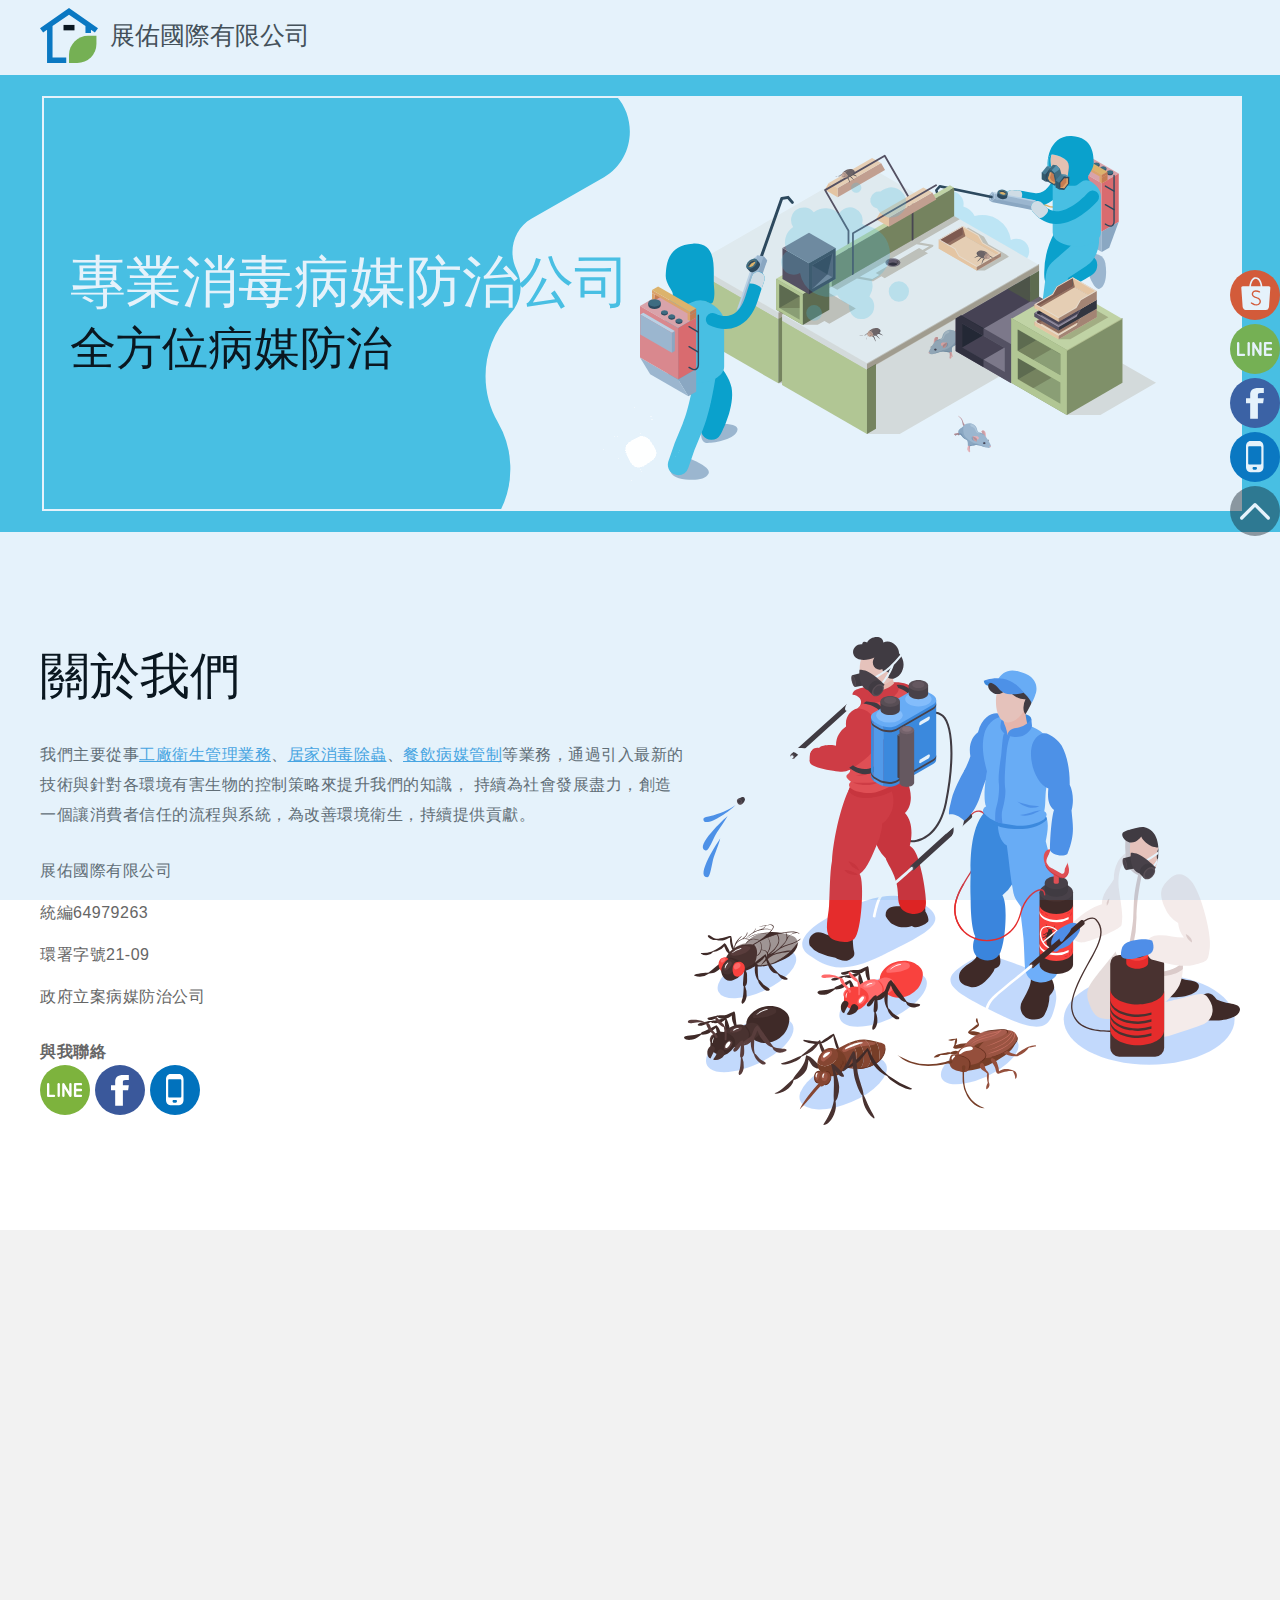
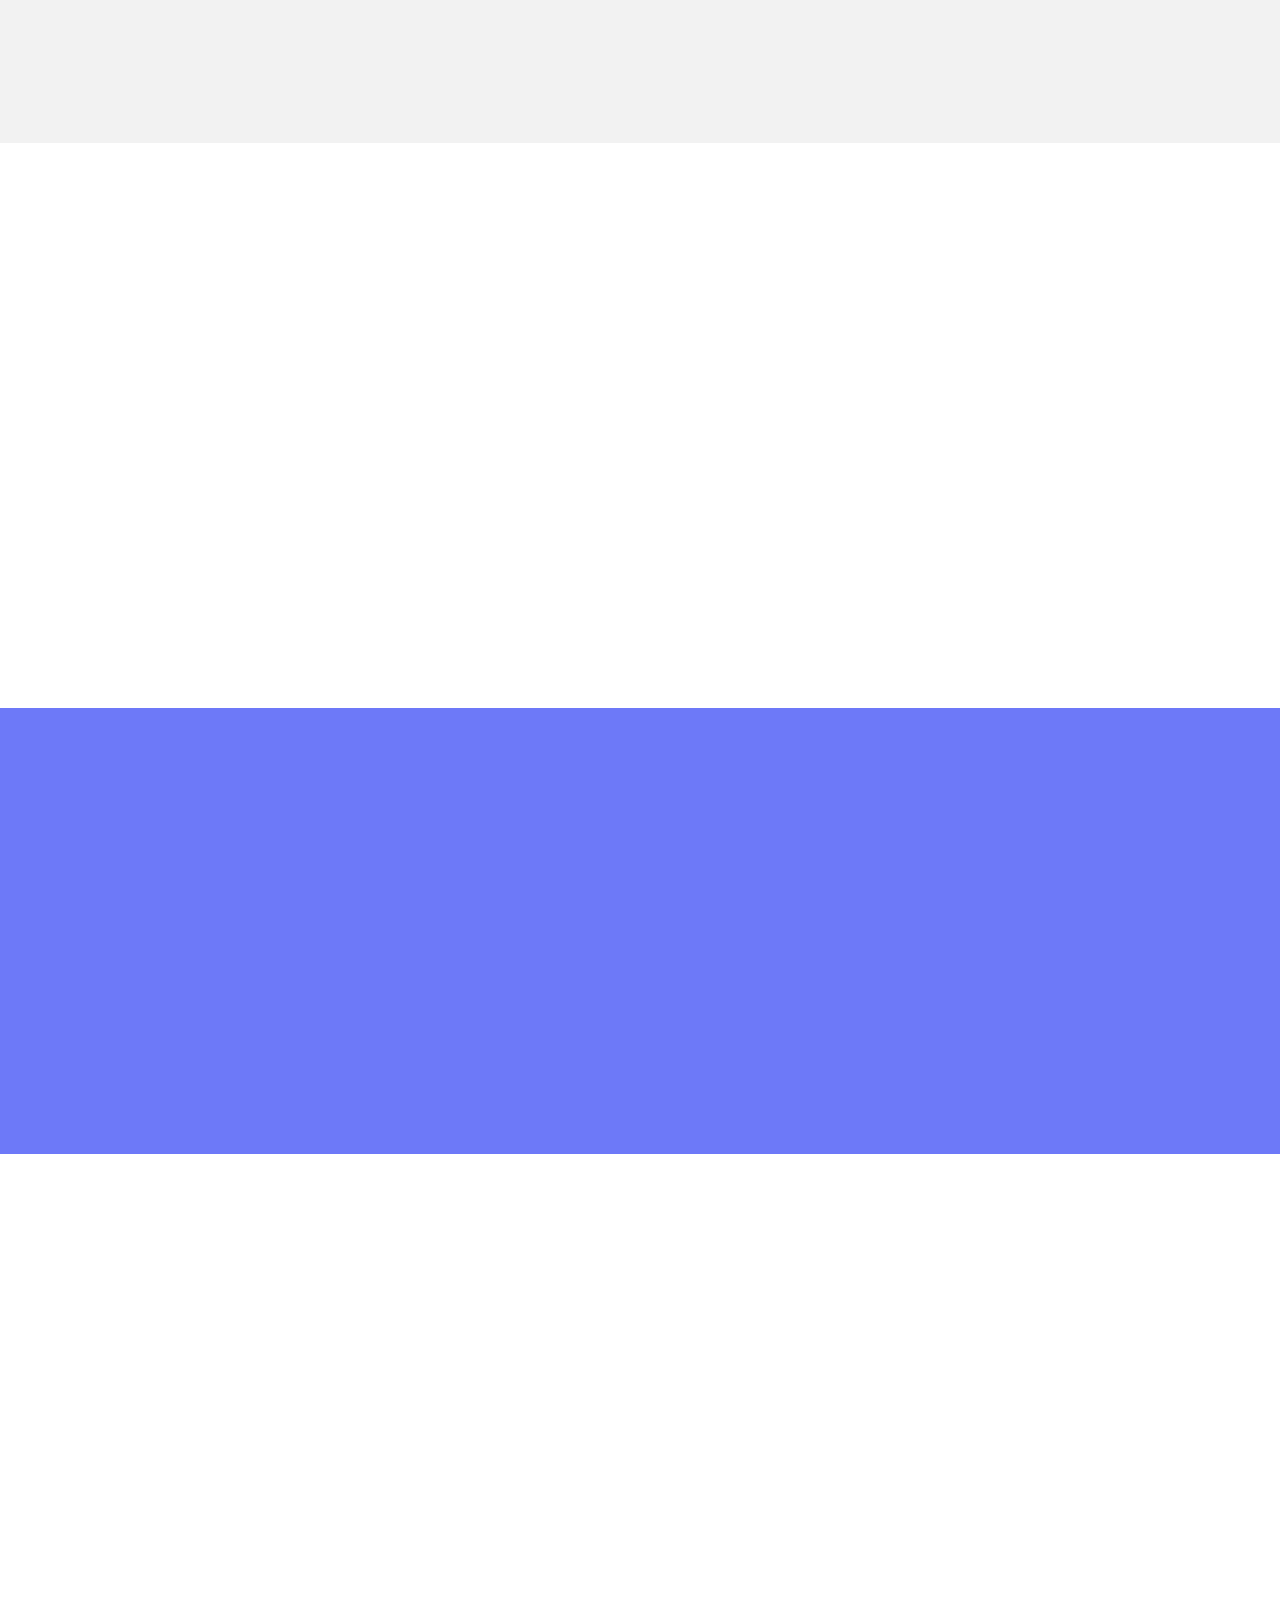
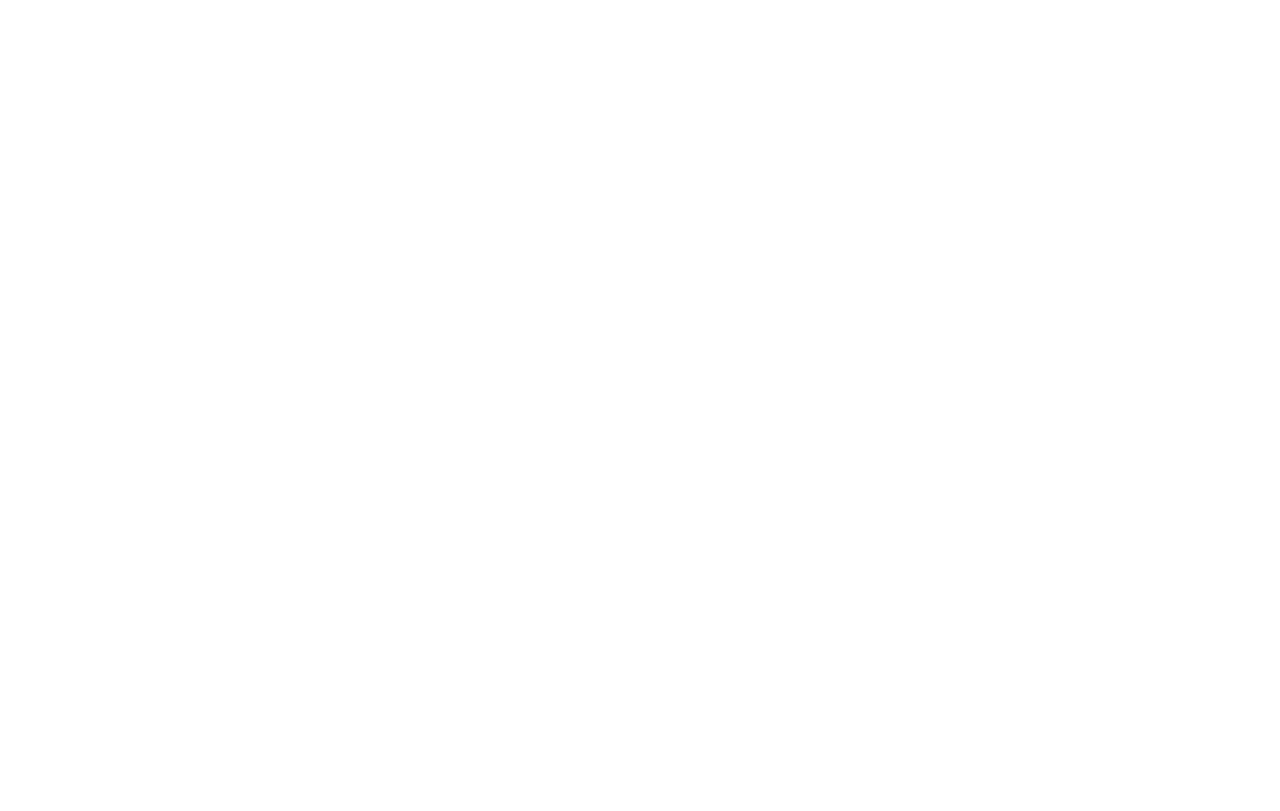
<file: index.html>
<!DOCTYPE html>
<!-- saved from url=(0032) -->
<html>

<head>
    <meta charset="UTF-8">
    <title> 展佑國際有限公司</title>
    <meta name="viewport" content="width=device-width, initial-scale=1, maximum-scale=1">
    <meta name="description" content="展佑國際有限公司">
    <meta name="keywords" content="展佑國際有限公司">
    <meta property="og:locale" content="zh_TW" />
    <meta property="og:type" content="website" />
    <meta property="og:title" content="展佑國際有限公司" />
    <meta property="og:description" content="展佑國際有限公司" />
    <meta property="og:site_name" content="展佑國際有限公司" />
    <meta http-equiv="X-UA-Compatible" content="IE=edge chrome=1">

    <link rel="shortcut icon" href="img/favicon.ico">
    <meta name="geo.region" content="tw">
    <meta name="robots" content="all">
    <meta name="rating" content="general">
    <link rel="stylesheet" href="css/font-awesome.min.css">
    <link rel="stylesheet" href="css/animate.min.css">
    <link rel="stylesheet" href="css/jquery.fancybox.min.css" />
    <link rel="stylesheet" href="css/main-style.css">
    <link rel="stylesheet" href="css/mobile.css">
    <!-- Owl Stylesheets -->
    <link rel="stylesheet" href="assets/owlcarousel/assets/owl.carousel.min.css">
    <link rel="stylesheet" href="assets/owlcarousel/assets/owl.theme.default.min.css">
    <!-- Js -->
    <script src="js/jquery.min.js"></script>

    <script src="assets/owlcarousel/owl.carousel.js"></script>
    <script src="js/jquery.fancybox.min.js"></script>
    <!-- 彈跳視窗 -->

    <script>
        jQuery(document).ready(function($) {
            var offset = 100,
                offset_opacity = 1200,
                scroll_top_duration = 700,
                $back_to_top = $('.cd-top');
            $(window).scroll(function() {
                ($(this).scrollTop() > offset) ? $back_to_top.addClass('cd-is-visible'): $back_to_top.removeClass('cd-is-visible cd-fade-out');
                if ($(this).scrollTop() > offset_opacity) {
                    $back_to_top.addClass('cd-fade-out');
                }
            });
            $back_to_top.on('click',
                function(event) {
                    event.preventDefault();
                    $('body,html').animate({
                            scrollTop: 0,
                        },
                        scroll_top_duration);
                });
        });
    </script>
</head>

<body>

    <div class="bacc">
        <img src="img/loader.gif" class="logo_animation">
    </div>
    <div class="right_icons top_R">

        <a class="shop" href="https://shopee.tw/teddy66?smtt=0.0.9" target="_blank"><img src="img/shop.svg"></a>
        <a class="line" href="https://line.me/ti/p/5eOpBLAbcY" target="_blank"><img src="img/Line.svg"></a>
        <a class="fb" href="https://www.facebook.com/chanyu1101/" target="_blank"><img src="img/face.svg"></a>
        <a class="phone" href="tel:0908658988"><img src="img/phone.svg"></a>
        <img class="cd-top" src="img/top.svg">
    </div>


    <nav>

        <div class="width1200">

            <h1> <a class="logo" href="index.html" title="展佑國際有限公司">展佑國際有限公司</a></h1>
        </div>
    </nav>
    <section class="main flex wow fadeIn">
        <div class="width1200">
            <img class="pc" src="img/banner.svg">
            <img class="mobile" src="img/banner768.svg">
        </div>
    </section>



    <section class="about width1200 ">
        <div data-wow-delay="0.2s" class="title flex column wow fadeInLeft">
            <h2>關於我們</h2>
            <p class="company1">我們主要從事<span>工廠衛生管理業務</span>、<span>居家消毒除蟲</span>、<span>餐飲病媒管制</span>等業務，通過引入最新的技術與針對各環境有害生物的控制策略來提升我們的知識， 持續為社會發展盡力，創造一個讓消費者信任的流程與系統，為改善環境衛生，持續提供貢獻。</p>
            <p class="company2">展佑國際有限公司<br/> 統編64979263
                <br/> 環署字號21-09<br/> 政府立案病媒防治公司
            </p>
            <p class="company3">
                與我聯絡
            </p>
            <div class="flex company3_b">


                <a class="line" href="https://line.me/ti/p/5eOpBLAbcY" target="_blank"><img src="img/Line.svg"></a>
                <a class="fb" href="https://www.facebook.com/chanyu1101/" target="_blank"><img src="img/face.svg"></a>
                <a class="phone" href="tel:0908658988"><img src="img/phone.svg"></a>
            </div>
        </div>
        <img data-wow-delay="0.2s" class="about_img wow fadeInRight " src="img/about_img.svg">
    </section>

    <section class="service">
        <div class="width1200">
            <img data-wow-delay="0.2s" class="our_service_img wow fadeInLeft" src="img/our_service.svg">
            <div data-wow-delay="0.2s" class="title flex column wow fadeInRight">
                <h2>我們的除蟲服務</h2>
                <p class="company1">我們通過害蟲棲息地檢查，我們會針對情況採用最合適的方法進行控制。
                </p>
                <div class="flex wrap">
                    <a href="#" target="_blank"><img src="img/ant.svg"></a>
                    <a href="#" target="_blank"><img src="img/cockroach.svg"></a>
                    <a href="#" target="_blank"><img src="img/fly.svg"></a>
                    <a href="#" target="_blank"><img src="img/moth.svg"></a>
                </div>
                <div class="flex wrap ser1">
                    <a href="#" target="_blank"><img src="img/mosquito.svg"></a>
                    <a href="#" target="_blank"><img src="img/flea.svg"></a>
                    <a href="#" target="_blank"><img src="img/drosophila.svg"></a>
                    <a href="#" target="_blank"><img src="img/termite.svg"></a>
                </div>
            </div>
        </div>
    </section>
    <section class="sale_store flex">
        <div class="width1200">
            <div data-wow-delay="0.2s" class="title flex column wow fadeInRight">
                <h2>拍賣專區</h2>
                <div class="flex ">
                    <a href="https://shopee.tw/teddy66?smtt=0.0.9" target="_blank"><img src="img/shop_store.svg"></a>
                    <a href="https://www.ruten.com.tw/user/index00.php?s=yeahted" target="_blank"><img src="img/ruten_store.svg"></a>
                    <a href="https://www.pcstore.com.tw/chanyu1101/" target="_blank"><img src="img/pchome_store.svg"></a>
                </div>
            </div>
            <img data-wow-delay="0.2s" class="sale_store_img wow fadeInLeft" src="img/store.svg">
        </div>

    </section>
    <section class="license">
        <div class="width1200">
            <img data-wow-delay="0.2s" class="license_img wow fadeInLeft" src="img/license.svg">
            <div data-wow-delay="0.2s" class="title flex column wow fadeInRight">
                <h2>證照專區</h2>
                <div class="flex wrap">
                    <a data-fancybox data-animation-duration="700" data-src="#animatedModal1" href="javascript:;" class="profe">病媒防治業專業技術證照</a>
                    <div style="display: none;" id="animatedModal1" class="animated-modal">
                        <div class="row website container-fluid">
                            <img src="img/company1.jpg" alt="">
                        </div>
                    </div>
                    <a data-fancybox data-animation-duration="700" data-src="#animatedModal2" href="javascript:;" class="profe">公共場所委託證明</a>
                    <div style="display: none;" id="animatedModal2" class="animated-modal">
                        <div class="row website container-fluid">
                            <img src="img/company2.jpg" alt="">
                        </div>
                    </div>
                    <a data-fancybox data-animation-duration="700" data-src="#animatedModal3" href="javascript:;" class="profe">環保署環境用藥許可證</a>
                    <div style="display: none;" id="animatedModal3" class="animated-modal">
                        <div class="row website container-fluid">
                            <img src="img/company3.jpg" alt="">
                        </div>
                    </div>
                    <a data-fancybox data-animation-duration="700" data-src="#animatedModal4" href="javascript:;" class="profe">台南政府病媒防治許可執照</a>
                    <div style="display: none;" id="animatedModal4" class="animated-modal">
                        <div class="row website container-fluid">
                            <img src="img/company4.jpg" alt="">
                        </div>
                    </div>

                </div>
            </div>
        </div>
    </section>
    <section class="work flex">


        <div data-wow-delay="0.2s" class="title flex column wow fadeInRight">
            <h2>施作照片</h2>
            <div class="flex wrap">
                <img src="img/work1.svg">
                <img src="img/work2.svg">
                <img src="img/work3.svg">
                <img src="img/work4.svg">
                <img src="img/work5.svg">
                <img src="img/work6.svg">
            </div>

        </div>
    </section>
    <section class="step flex">


        <div data-wow-delay="0.2s" class="title flex column wow fadeInRight">
            <h2>除蟲流程</h2>
            <div class="flex wrap">
                <img src="img/step01.svg">
                <img src="img/step02.svg">
                <img src="img/step03.svg">
                <img src="img/step04.svg">
            </div>

        </div>
    </section>
    <footer data-wow-delay="0.5s" class="wow fadeInUp">
        展佑國際有限公司版權所有 Copyright © 2021 ALL right reserded.

    </footer>
    <script src='js/wow.js'></script>
    <script src='js/main.js'></script>
    <script>
        $(".fancybox").fancybox();
    </script>
</body>

</html>
</file>
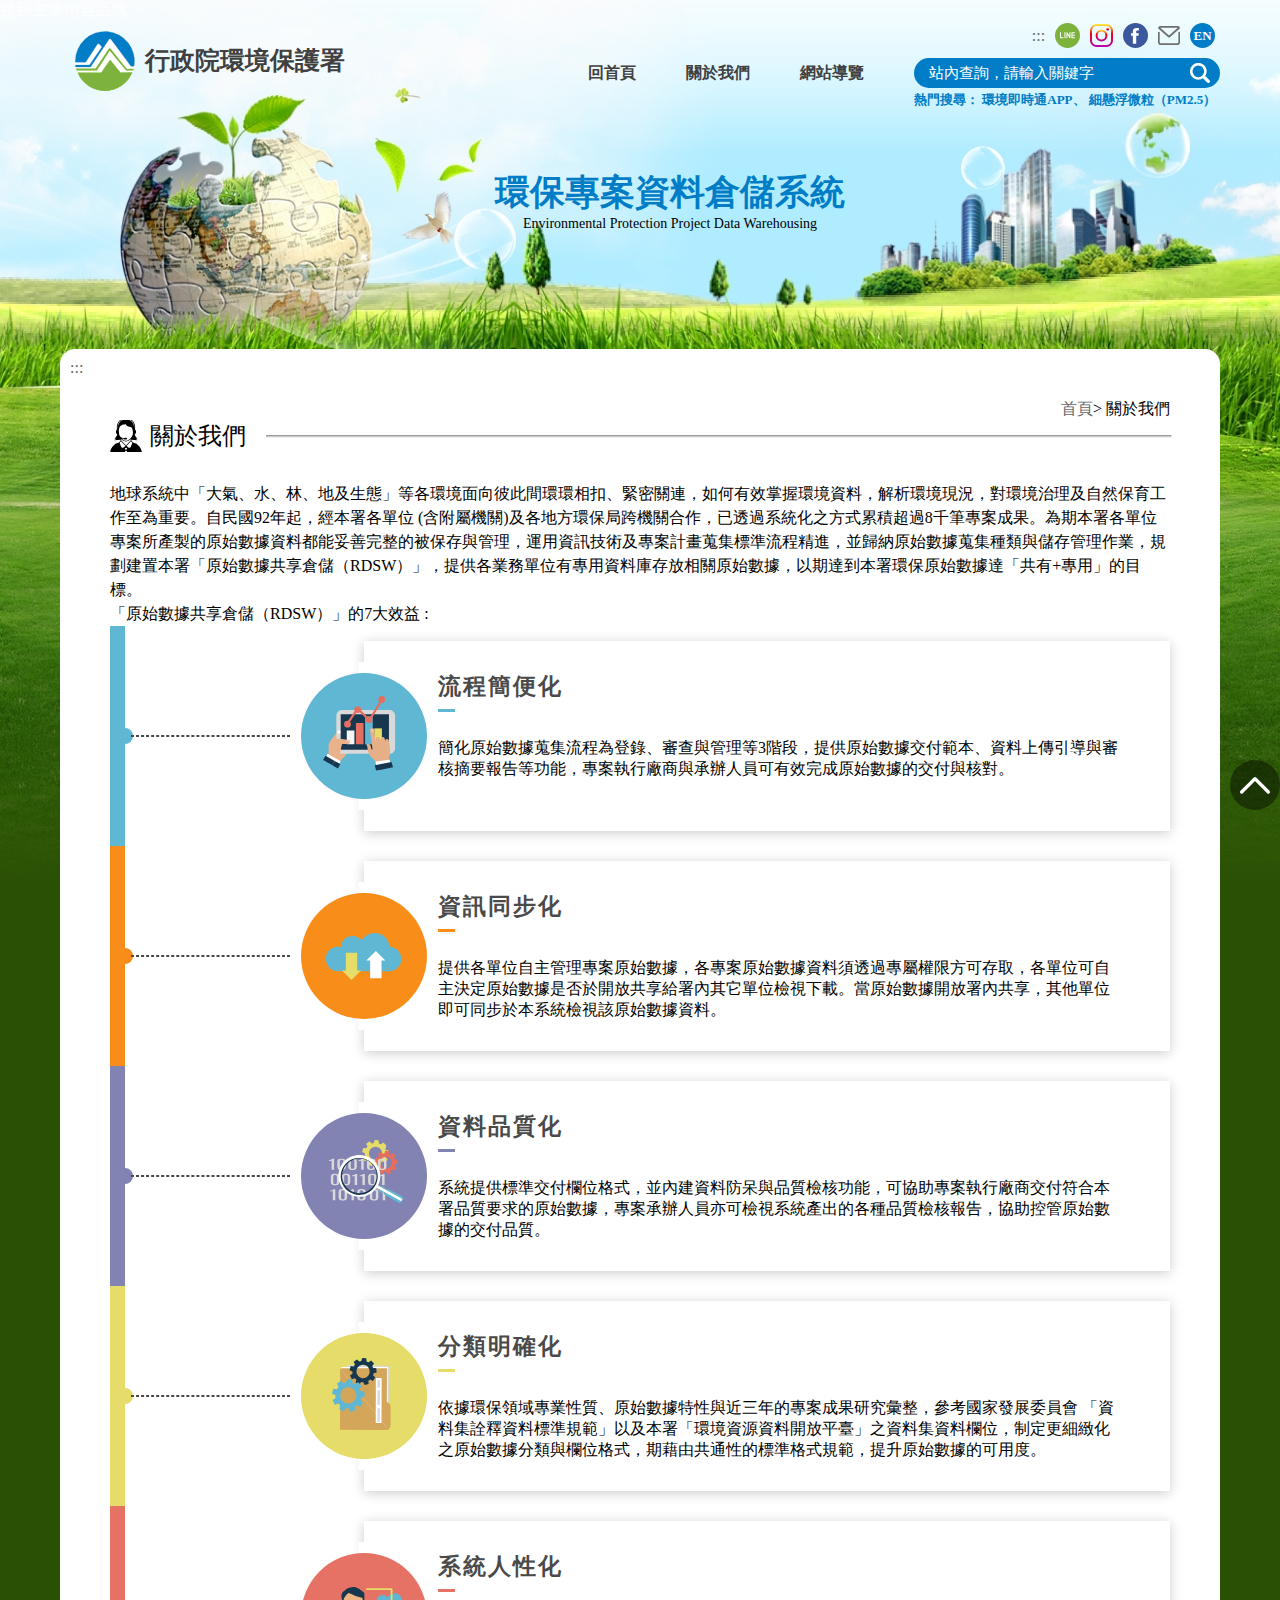
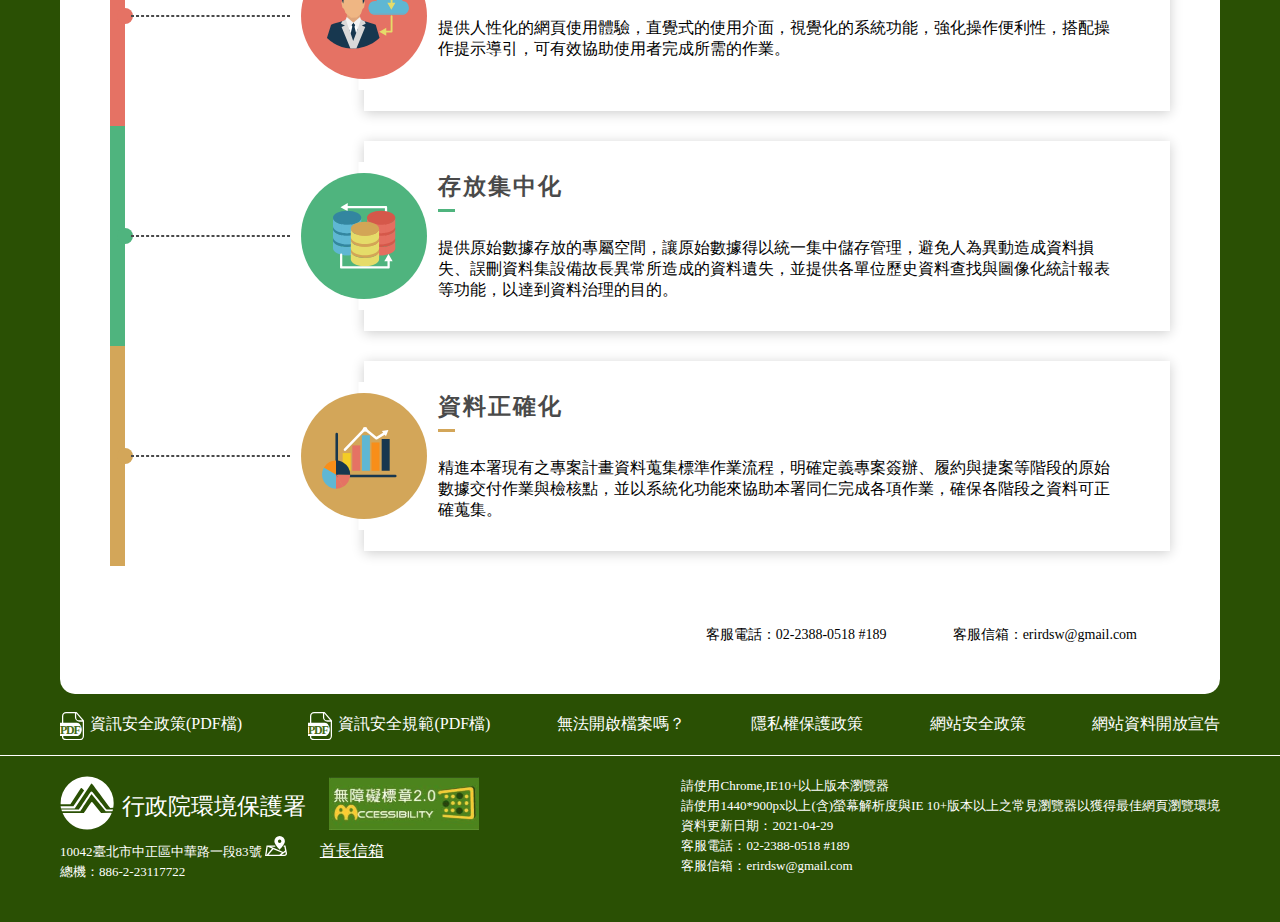
<file: nicole/RDSWhtml/about.html>
<!DOCTYPE html>
<!-- saved from url=(0032) -->
<html>

<head>
    <meta charset="UTF-8">
    <title> 環保專案資料倉儲系統</title>
    <meta name="viewport" content="width=device-width, initial-scale=1, maximum-scale=1">
    <meta name="description" content="環保專案資料倉儲系統">
    <meta name="keywords" content="環保專案資料倉儲系統">
    <meta property="og:locale" content="zh_TW" />
    <meta property="og:type" content="website" />
    <meta property="og:title" content="環保專案資料倉儲系統" />
    <meta property="og:description" content="環保專案資料倉儲系統" />
    <meta property="og:site_name" content="環保專案資料倉儲系統" />
    <meta http-equiv="X-UA-Compatible" content="IE=edge chrome=1">

    <link rel="shortcut icon" href="img/favicon.png">
    <meta name="geo.region" content="tw">
    <meta name="robots" content="all">
    <meta name="rating" content="general">
    <link rel="stylesheet" href="css/jquery-ui.css">
    <link rel="stylesheet" href="css/main-style.css">
    <link rel="stylesheet" href="css/mobile.css">
    <!-- Js -->
    <script src="js/jquery.min.js"></script>
    <script src="js/jquery-ui.js"></script>
    <!-- 彈跳視窗 -->

    <script>
    </script>
</head>
<noscript>您的瀏覽器不支援JavaScript，請更換支援 JavaScript 的瀏覽器。</noscript>

<body>

    <a href="#accesskey_C" class="sr-only sr-only-focusable" title="跳到主要內容區塊" tabindex="1" id="linkGotoContent">跳到主要內容區塊</a>
    <div class="right_icons top_R">
        <img class="cd-top" src="img/top.svg">
    </div>


    <header>
        <div id="greybg"></div>
        <div class="width1200">
            <h1> <a class="logo" href="index.html" title="行政院環境保護署">行政院環境保護署</a></h1>
            <div id="mobile_menu_labIcon">
                <div class="hamburger" id="hamburger-1">
                    <span class="line"></span>
                    <span class="line"></span>
                    <span class="line"></span>
                </div>
            </div>


            <div class=" portfolio-filter isotope-filter pull-center">

                <div class="social">
                    <a href="#U" id="U" name="U" accesskey="U" class="accesskey u" title="上方選單區導盲磚">:::</a></li>

                    <a class="line2" title="Line" href="https://line.me/R/ti/p/KjOox0U09B">line </a>

                    <a class="ig" href="https://www.instagram.com/epa.tw/" title="Instagram">ig</a>

                    <a class="fb" href="https://www.epa.gov.tw/Page/5BE8739FFBB880CB" title="Facebook">fb</a>

                    <a class="mail" href="https://epamail.epa.gov.tw/front/mailboxhome" title="mail">mail</a>

                    <a class="en" href="#" title="EN(另開視窗)">EN</a>
                </div>


                <nav class="width1200 menu">

                    <ul class="submenu">
                        <li><a href="index.html" title="回首頁">回首頁</a></li>
                        <li><a href="about.html" title="關於我們">關於我們</a></li>
                        <li><a href="sitemap.html" title="網站導覽">網站導覽</a></li>
                        <li>
                            <div class="search_wrap">
                                <div class="search_border">
                                    <input name="ctl00$ctl12$uc_NavMain1$top_search_input_CN" type="text" id="top_search_input_CN" accesskey="S" class="text KeyWord" placeholder="站內查詢，請輸入關鍵字" title="站內查詢，請輸入關鍵字">
                                    <input type="submit" name="SearchBtn" value="搜尋" id="SearchBtn" class="btn SearchBtn" title="搜尋">
                                </div>
                                <span class="hot_words">
                                <b>熱門搜尋：</b>
                                <a href="/Search/5E5E441077B00C5D?q=環境即時通APP" class="hot_words">環境即時通APP</a>、
                                <a href="/Search/5E5E441077B00C5D?q=細懸浮微粒（PM2.5）" class="hot_words">細懸浮微粒（PM2.5）</a>
                            </span>
                            </div>
                        </li>
                    </ul>
                </nav>
            </div>


    </header>
    <section class="banner width1200">
        <h2>環保專案資料倉儲系統</h2>
        <p>Environmental Protection Project Data Warehousing</p>
    </section>
    <section class="contain">
        <div id="navigator">
            <a title="內容區" name="content" href="#content" accesskey="C" class="right_sitemap">:::</a><a href="/index.htmlx">首頁</a> &gt; 關於我們
        </div>

        <section class="flex space-between">

            <div class="system">
                <h3><span>關於我們</span>
                    <hr>
                </h3>


                <div class="full-contentText">
                    <p>地球系統中「大氣、水、林、地及生態」等各環境面向彼此間環環相扣、緊密關連，如何有效掌握環境資料，解析環境現況，對環境治理及自然保育工作至為重要。自民國92年起，經本署各單位 (含附屬機關)及各地方環保局跨機關合作，已透過系統化之方式累積超過8千筆專案成果。為期本署各單位專案所產製的原始數據資料都能妥善完整的被保存與管理，運用資訊技術及專案計畫蒐集標準流程精進，並歸納原始數據蒐集種類與儲存管理作業，規劃建置本署「原始數據共享倉儲（RDSW）」，提供各業務單位有專用資料庫存放相關原始數據，以期達到本署環保原始數據達「共有+專用」的目標。</p>
                    <p>「原始數據共享倉儲（RDSW）」的7大效益 :</p>
                </div>

                <div class="layout-c-full-1">
                    <div class="c-full-1-block">
                        <ul class="card-wrapper">
                            <li class="card">
                                <div class="card__deco">
                                    <div class="line" style="background-color: #5fb7d3;"></div>
                                    <div class="dot" style="background-color: #5fb7d3;"></div>
                                </div>
                                <div class="card__content">
                                    <div class="content--pic">
                                        <div class="pic" style="background-image: url(img/icon-c-full-1-1.svg); background-color: #5fb7d3;"></div>
                                    </div>
                                    <div class="content--text" style="height: auto;">
                                        <div class="title">
                                            <span class="title__txt">流程簡便化</span>
                                            <span class="title__deco" style="background-color: #5fb7d3;"></span>
                                        </div>
                                        <div class="txt">
                                            <span>簡化原始數據蒐集流程為登錄、審查與管理等3階段，提供原始數據交付範本、資料上傳引導與審核摘要報告等功能，專案執行廠商與承辦人員可有效完成原始數據的交付與核對。</span>
                                        </div>
                                    </div>
                                </div>
                            </li>
                            <li class="card">
                                <div class="card__deco">
                                    <div class="line" style="background-color: #f88e19;"></div>
                                    <div class="dot" style="background-color: #f88e19;"></div>
                                </div>
                                <div class="card__content">
                                    <div class="content--pic">
                                        <div class="pic" style="background-image: url(img/icon-c-full-1-2.svg); background-color: #f88e19;"></div>
                                    </div>
                                    <div class="content--text" style="height: auto;">
                                        <div class="title">
                                            <span class="title__txt">資訊同步化</span>
                                            <span class="title__deco" style="background-color: #f88e19;"></span>
                                        </div>
                                        <div class="txt">
                                            <span>提供各單位自主管理專案原始數據，各專案原始數據資料須透過專屬權限方可存取，各單位可自主決定原始數據是否於開放共享給署內其它單位檢視下載。當原始數據開放署內共享，其他單位即可同步於本系統檢視該原始數據資料。</span>
                                        </div>
                                    </div>
                                </div>
                            </li>
                            <li class="card">
                                <div class="card__deco">
                                    <div class="line" style="background-color: #8283b2;"></div>
                                    <div class="dot" style="background-color: #8283b2;"></div>
                                </div>
                                <div class="card__content">
                                    <div class="content--pic">
                                        <div class="pic" style="background-image: url(img/icon-c-full-1-3.svg); background-color: #8283b2;"></div>
                                    </div>
                                    <div class="content--text" style="height: auto;">
                                        <div class="title">
                                            <span class="title__txt">資料品質化</span>
                                            <span class="title__deco" style="background-color: #8283b2;"></span>
                                        </div>
                                        <div class="txt">
                                            <span>系統提供標準交付欄位格式，並內建資料防呆與品質檢核功能，可協助專案執行廠商交付符合本署品質要求的原始數據，專案承辦人員亦可檢視系統產出的各種品質檢核報告，協助控管原始數據的交付品質。</span>
                                        </div>
                                    </div>
                                </div>
                            </li>
                            <li class="card">
                                <div class="card__deco">
                                    <div class="line" style="background-color: #e5dc69;"></div>
                                    <div class="dot" style="background-color: #e5dc69;"></div>
                                </div>
                                <div class="card__content">
                                    <div class="content--pic">
                                        <div class="pic" style="background-image: url(img/icon-c-full-1-4.svg); background-color: #e5dc69;"></div>
                                    </div>
                                    <div class="content--text" style="height: auto;">
                                        <div class="title">
                                            <span class="title__txt">分類明確化</span>
                                            <span class="title__deco" style="background-color: #e5dc69;"></span>
                                        </div>
                                        <div class="txt">
                                            <span>依據環保領域專業性質、原始數據特性與近三年的專案成果研究彙整，參考國家發展委員會 「資料集詮釋資料標準規範」以及本署「環境資源資料開放平臺」之資料集資料欄位，制定更細緻化之原始數據分類與欄位格式，期藉由共通性的標準格式規範，提升原始數據的可用度。</span>
                                        </div>
                                    </div>
                                </div>
                            </li>
                            <li class="card">
                                <div class="card__deco">
                                    <div class="line" style="background-color: #e57264;"></div>
                                    <div class="dot" style="background-color: #e57264;"></div>
                                </div>
                                <div class="card__content">
                                    <div class="content--pic">
                                        <div class="pic" style="background-image: url(img/icon-c-full-1-5.svg); background-color: #e57264;"></div>
                                    </div>
                                    <div class="content--text" style="height: auto;">
                                        <div class="title">
                                            <span class="title__txt">系統人性化</span>
                                            <span class="title__deco" style="background-color: #e57264;"></span>
                                        </div>
                                        <div class="txt">
                                            <span>提供人性化的網頁使用體驗，直覺式的使用介面，視覺化的系統功能，強化操作便利性，搭配操作提示導引，可有效協助使用者完成所需的作業。</span>
                                        </div>
                                    </div>
                                </div>
                            </li>
                            <li class="card">
                                <div class="card__deco">
                                    <div class="line" style="background-color: #4fb47e;"></div>
                                    <div class="dot" style="background-color: #4fb47e;"></div>
                                </div>
                                <div class="card__content">
                                    <div class="content--pic">
                                        <div class="pic" style="background-image: url(img/icon-c-full-1-6.svg); background-color: #4fb47e;"></div>
                                    </div>
                                    <div class="content--text" style="height: auto;">
                                        <div class="title">
                                            <span class="title__txt">存放集中化</span>
                                            <span class="title__deco" style="background-color: #4fb47e;"></span>
                                        </div>
                                        <div class="txt">
                                            <span>提供原始數據存放的專屬空間，讓原始數據得以統一集中儲存管理，避免人為異動造成資料損失、誤刪資料集設備故長異常所造成的資料遺失，並提供各單位歷史資料查找與圖像化統計報表等功能，以達到資料治理的目的。</span>
                                        </div>
                                    </div>
                                </div>
                            </li>
                            <li class="card">
                                <div class="card__deco">
                                    <div class="line" style="background-color: #d3a659;"></div>
                                    <div class="dot" style="background-color: #d3a659;"></div>
                                </div>
                                <div class="card__content">
                                    <div class="content--pic">
                                        <div class="pic" style="background-image: url(img/icon-c-full-1-7.svg); background-color: #d3a659;"></div>
                                    </div>
                                    <div class="content--text" style="height: auto;">
                                        <div class="title">
                                            <span class="title__txt">資料正確化</span>
                                            <span class="title__deco" style="background-color: #d3a659;"></span>
                                        </div>
                                        <div class="txt">
                                            <span>精進本署現有之專案計畫資料蒐集標準作業流程，明確定義專案簽辦、履約與捷案等階段的原始數據交付作業與檢核點，並以系統化功能來協助本署同仁完成各項作業，確保各階段之資料可正確蒐集。</span>
                                        </div>
                                    </div>
                                </div>
                            </li>
                        </ul>
                    </div>
                </div>
            </div>

        </section>

        <div class="service">
            <p>客服電話：02-2388-0518 #189</p>
            <p>客服信箱：erirdsw@gmail.com</p>
        </div>
    </section>
    <footer>
        <div class="link ">
            <ul class="width1200">
                <li><a class="pdf" href="#" title="資訊安全政策(PDF檔)"> 資訊安全政策(PDF檔) </a></li>
                <li><a class="pdf" href="#" title="資訊安全規範(PDF檔)">  資訊安全規範(PDF檔)</a></li>
                <li><a href="#" title="無法開啟檔案嗎？"> 無法開啟檔案嗎？ </a></li>
                <li><a href="#" title="隱私權保護政策">隱私權保護政策 </a></li>
                <li><a href="#" title="網站安全政策">網站安全政策 </a></li>
                <li><a href="#" title="網站資料開放宣告"> 網站資料開放宣告 </a></li>
            </ul>
        </div>
        <div class="width1200">
            <div class="information_border">
                <div class="information">
                    <img src="img/white_logo.svg" class="white_logo" alt="行政院環境保護署">
                    <a class="aa" href="https://accessibility.ncc.gov.tw/Applications/Detail?category=20210511135455" target="_blank" title="無障礙網站(另開新視窗）"><img src="img/aa.svg" alt="通過AA優先等級無障礙網頁檢測（另開新視窗）"></a>
                    <div class="address">10042臺北市中正區中華路一段83號
                        <a class="map" href="https://goo.gl/maps/dnzg3ja4zTWHUS5HA" target="_blank"></a>　<a class="director_mailbox" href="#" target="_blank" title="首長信箱">首長信箱</a> </div>
                    <div class="phone">總機：886-2-23117722</div>
                </div>
                <div class="information">
                    <p>請使用Chrome,IE10+以上版本瀏覽器</p>
                    <p>請使用1440*900px以上(含)螢幕解析度與IE 10+版本以上之常見瀏覽器以獲得最佳網頁瀏覽環境</p>
                    <p>資料更新日期：2021-04-29</p>
                    <p> 客服電話：02-2388-0518 #189</p>
                    <p> 客服信箱：erirdsw@gmail.com</p>
                </div>
            </div>
        </div>
    </footer>
    <script src='js/main.js'></script>

</body>

</html>
</file>
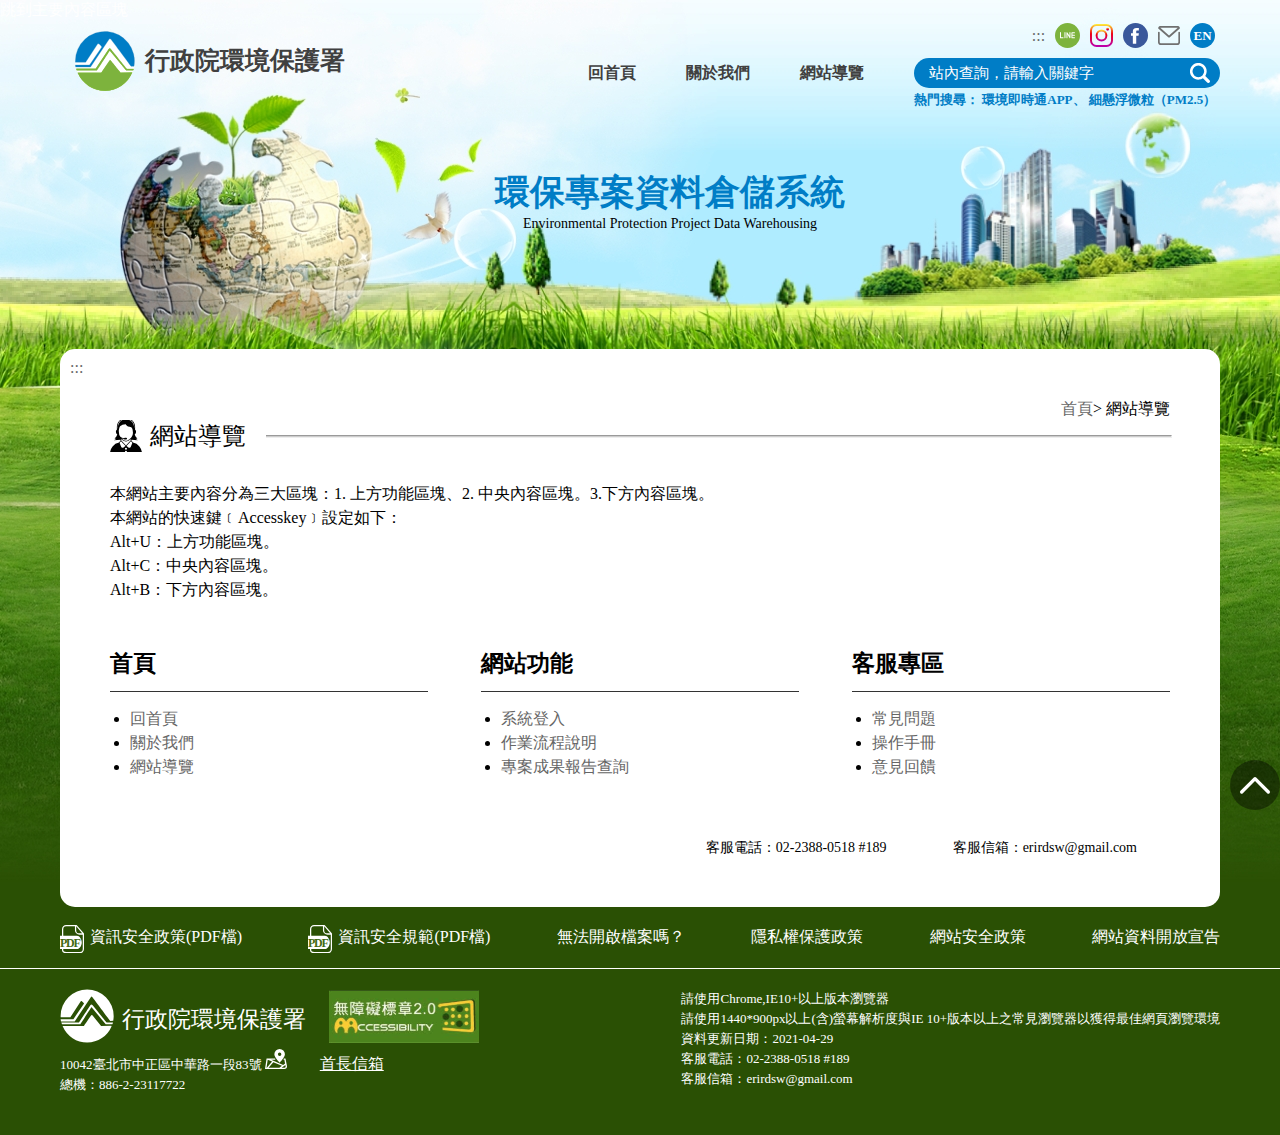
<file: nicole/RDSWhtml/sitemap.html>
<!DOCTYPE html>
<!-- saved from url=(0032) -->
<html>

<head>
    <meta charset="UTF-8">
    <title> 環保專案資料倉儲系統</title>
    <meta name="viewport" content="width=device-width, initial-scale=1, maximum-scale=1">
    <meta name="description" content="環保專案資料倉儲系統">
    <meta name="keywords" content="環保專案資料倉儲系統">
    <meta property="og:locale" content="zh_TW" />
    <meta property="og:type" content="website" />
    <meta property="og:title" content="環保專案資料倉儲系統" />
    <meta property="og:description" content="環保專案資料倉儲系統" />
    <meta property="og:site_name" content="環保專案資料倉儲系統" />
    <meta http-equiv="X-UA-Compatible" content="IE=edge chrome=1">

    <link rel="shortcut icon" href="img/favicon.png">
    <meta name="geo.region" content="tw">
    <meta name="robots" content="all">
    <meta name="rating" content="general">
    <link rel="stylesheet" href="css/jquery-ui.css">
    <link rel="stylesheet" href="css/main-style.css">
    <link rel="stylesheet" href="css/mobile.css">
    <!-- Js -->
    <script src="js/jquery.min.js"></script>
    <script src="js/jquery-ui.js"></script>
    <!-- 彈跳視窗 -->

    <script>
    </script>
</head>
<noscript>您的瀏覽器不支援JavaScript，請更換支援 JavaScript 的瀏覽器。</noscript>

<body>

    <a href="#accesskey_C" class="sr-only sr-only-focusable" title="跳到主要內容區塊" tabindex="1" id="linkGotoContent">跳到主要內容區塊</a>
    <div class="right_icons top_R">
        <img class="cd-top" src="img/top.svg">
    </div>


    <header>
        <div id="greybg"></div>
        <div class="width1200">
            <h1> <a class="logo" href="index.html" title="行政院環境保護署">行政院環境保護署</a></h1>
            <div id="mobile_menu_labIcon">
                <div class="hamburger" id="hamburger-1">
                    <span class="line"></span>
                    <span class="line"></span>
                    <span class="line"></span>
                </div>
            </div>


            <div class=" portfolio-filter isotope-filter pull-center">

                <div class="social">
                    <a href="#U" id="U" name="U" accesskey="U" class="accesskey u" title="上方選單區導盲磚">:::</a></li>

                    <a class="line2" title="Line" href="https://line.me/R/ti/p/KjOox0U09B">line </a>

                    <a class="ig" href="https://www.instagram.com/epa.tw/" title="Instagram">ig</a>

                    <a class="fb" href="https://www.epa.gov.tw/Page/5BE8739FFBB880CB" title="Facebook">fb</a>

                    <a class="mail" href="https://epamail.epa.gov.tw/front/mailboxhome" title="mail">mail</a>

                    <a class="en" href="#" title="EN(另開視窗)">EN</a>
                </div>


                <nav class="width1200 menu">

                    <ul class="submenu">
                        <li><a href="index.html" title="回首頁">回首頁</a></li>
                        <li><a href="about.html" title="關於我們">關於我們</a></li>
                        <li><a href="sitemap.html" title="網站導覽">網站導覽</a></li>
                        <li>
                            <div class="search_wrap">
                                <div class="search_border">
                                    <input name="ctl00$ctl12$uc_NavMain1$top_search_input_CN" type="text" id="top_search_input_CN" accesskey="S" class="text KeyWord" placeholder="站內查詢，請輸入關鍵字" title="站內查詢，請輸入關鍵字">
                                    <input type="submit" name="SearchBtn" value="搜尋" id="SearchBtn" class="btn SearchBtn" title="搜尋">
                                </div>
                                <span class="hot_words">
                                <b>熱門搜尋：</b>
                                <a href="/Search/5E5E441077B00C5D?q=環境即時通APP" class="hot_words">環境即時通APP</a>、
                                <a href="/Search/5E5E441077B00C5D?q=細懸浮微粒（PM2.5）" class="hot_words">細懸浮微粒（PM2.5）</a>
                            </span>
                            </div>
                        </li>
                    </ul>
                </nav>
            </div>


    </header>
    <section class="banner width1200">
        <h2>環保專案資料倉儲系統</h2>
        <p>Environmental Protection Project Data Warehousing</p>
    </section>
    <section class="contain">
        <div id="navigator">
            <a title="內容區" name="content" href="#content" accesskey="C" class="right_sitemap">:::</a><a href="/index.htmlx">首頁</a> &gt; 網站導覽
        </div>

        <section class="flex space-between">

            <div class="system">
                <h3><span>網站導覽</span>
                    <hr>
                </h3>

                <div class="full-contentText">
                    <p>本網站主要內容分為三大區塊：1. 上方功能區塊、2. 中央內容區塊。3.下方內容區塊。</p>
                    <p> 本網站的快速鍵﹝Accesskey﹞設定如下：</p>
                    <p> Alt+U：上方功能區塊。</p>
                    <p> Alt+C：中央內容區塊。</p>
                    <p> Alt+B：下方內容區塊。</p>
                    <div class="site_flex">
                        <div class="text-left">
                            <div class="search-title">首頁</div>

                            <ul class="map_list">
                                <li><a href="#" title="回首頁">回首頁</a></li>
                                <li><a href="#" title="關於我們">關於我們</a></li>
                                <li><a href="#" title="網站導覽">網站導覽</a></li>

                            </ul>
                        </div>
                        <div class="text-left">
                            <div class="search-title">網站功能</div>

                            <ul class="map_list">
                                <li><a href="#" title="系統登入">系統登入</a></li>
                                <li><a href="#" title="作業流程說明">作業流程說明</a></li>
                                <li><a href="#" title="專案成果報告查詢">專案成果報告查詢</a></li>

                            </ul>
                        </div>
                        <div class="text-left">
                            <div class="search-title">客服專區</div>

                            <ul class="map_list">
                                <li><a href="#" title="常見問題">常見問題</a></li>
                                <li><a href="#" title="操作手冊">操作手冊</a></li>
                                <li><a href="#" title="意見回饋">意見回饋</a></li>

                            </ul>
                        </div>
                    </div>
                </div>

            </div>

        </section>

        <div class="service">
            <p>客服電話：02-2388-0518 #189</p>
            <p>客服信箱：erirdsw@gmail.com</p>
        </div>
    </section>
    <footer>
        <a href="#B" id="AB" name="B" title="下方網站資訊" accesskey="B"></a>
        <div class="link ">
            <ul class="width1200">
                <li><a class="pdf" href="#" title="資訊安全政策(PDF檔)"> 資訊安全政策(PDF檔) </a></li>
                <li><a class="pdf" href="#" title="資訊安全規範(PDF檔)">  資訊安全規範(PDF檔)</a></li>
                <li><a href="#" title="無法開啟檔案嗎？"> 無法開啟檔案嗎？ </a></li>
                <li><a href="#" title="隱私權保護政策">隱私權保護政策 </a></li>
                <li><a href="#" title="網站安全政策">網站安全政策 </a></li>
                <li><a href="#" title="網站資料開放宣告"> 網站資料開放宣告 </a></li>
            </ul>
        </div>
        <div class="width1200">
            <div class="information_border">
                <div class="information">
                    <img src="img/white_logo.svg" class="white_logo" alt="行政院環境保護署">
                    <a class="aa" href="https://accessibility.ncc.gov.tw/Applications/Detail?category=20210511135455" target="_blank" title="無障礙網站(另開新視窗）"><img src="img/aa.svg" alt="通過AA優先等級無障礙網頁檢測（另開新視窗）"></a>
                    <div class="address">10042臺北市中正區中華路一段83號
                        <a class="map" href="https://goo.gl/maps/dnzg3ja4zTWHUS5HA" target="_blank"></a>　<a class="director_mailbox" href="#" target="_blank" title="首長信箱">首長信箱</a> </div>
                    <div class="phone">總機：886-2-23117722</div>
                </div>
                <div class="information">
                    <p>請使用Chrome,IE10+以上版本瀏覽器</p>
                    <p>請使用1440*900px以上(含)螢幕解析度與IE 10+版本以上之常見瀏覽器以獲得最佳網頁瀏覽環境</p>
                    <p>資料更新日期：2021-04-29</p>
                    <p> 客服電話：02-2388-0518 #189</p>
                    <p> 客服信箱：erirdsw@gmail.com</p>
                </div>
            </div>
        </div>
    </footer>
    <script src='js/main.js'></script>

</body>

</html>
</file>
<file: css/mobile.css>
@media screen and (max-width: 1200px) {
    h2 {
        font-size: 35px;
        ;
    }
    .main img {
        width: 100%;
    }
    .main {
        height: auto;
    }
    .width1200 {
        max-width: 90%;
        margin: auto;
    }
    .about .title,
    .service .title {
        width: 50%;
    }
    .service .title {
        padding-left: 50%;
    }
    .about_img,
    .our_service_img {
        width: 50%;
        position: relative;
    }
    .license_img {
        position: relative;
        left: auto;
    }
    .license .width1200 {
        display: flex;
        flex-direction: column;
    }
    .license .title {
        padding-left: 0;
        margin-top: 30PX;
    }
    .license_img {
        margin-top: 40px;
        margin-bottom: 0;
    }
    .license .title .flex {
        justify-content: center;
        align-items: center;
    }
    .work .flex {
        flex-wrap: wrap;
    }
    .work .flex img {
        width: calc(100% / 3 - 20px);
        margin-top: 10PX;
    }
}

@media screen and (max-width: 786px) {
    nav {
        height: 60px;
    }
    .work .flex img {
        width: calc(100% / 2 - 20px);
    }
    .logo {
        height: 45px;
        line-height: 45px;
        background-size: contain;
        padding-left: 50px;
        font-size: 20px;
    }
    .pc {
        display: none;
    }
    .mobile {
        display: block;
        border: #49C4E3 1px solid;
    }
    .main .width1200 {
        max-width: 100%;
    }
    .width1200 {
        display: block;
    }
    .service .width1200 {
        display: flex;
        flex-direction: column-reverse;
    }
    .about .title,
    .service .title {
        width: 100%;
    }
    .sale_store .width1200 {
        display: flex;
        align-items: center;
        flex-direction: column;
    }
    .sale_store_img,
    .license_img {
        width: 80%;
        margin-top: 40px;
    }
    .about .title {
        margin: 40px 0;
    }
    .service .title {
        padding-left: 0;
        margin-bottom: 40px;
    }
    .service .company1 {
        margin-bottom: 20px;
    }
    .service .flex {
        align-items: center;
        justify-content: center;
    }
    .about_img {
        width: 100%;
        margin-bottom: 40px;
    }
    .our_service_img {
        width: 100%;
        margin: auto;
        margin-bottom: 40px;
    }
    .sale_store .title {
        margin: 30px 0;
    }
    .step .title {
        margin-top: 0px;
    }
    .step h2 {
        margin-bottom: 0x;
    }
    .step .flex img {
        margin: 40px 0;
        max-width: 50%;
    }
}
</file>
<file: nicole/RDSWhtml/css/mobile.css>
@media screen and (max-width: 1200px) {
                                                                .c-full-1-block {
                                                                    padding-left: 0px;
                                                                }
                                                            }
                                                            
                                                            @media screen and (max-width: 1160px) {
                                                                .width1200 {
                                                                    width: 100%;
                                                                }
                                                                .contain {
                                                                    padding: 50px 20px;
                                                                }
                                                                .web,
                                                                .customer {
                                                                    width: 50%;
                                                                }
                                                                .widthlink a,
                                                                .customer a {
                                                                    width: 130px;
                                                                    height: 130px;
                                                                }
                                                                .link .width1200 {
                                                                    flex-wrap: wrap
                                                                }
                                                                nav.width1200.menu {
                                                                    flex-direction: column;
                                                                    align-items: center;
                                                                    justify-content: center;
                                                                }
                                                                .white_logo {
                                                                    width: 170px;
                                                                }
                                                            }
                                                            
                                                            @media screen and (max-width:941px) {
                                                                .link li {
                                                                    margin: 0 20px;
                                                                    margin-bottom: 20px;
                                                                }
                                                                .banner {
                                                                    margin-top: 70px;
                                                                }
                                                                .search_border {
                                                                    width: calc(100% - 60px);
                                                                }
                                                                .text.KeyWord {
                                                                    width: 100%;
                                                                }
                                                                .web,
                                                                .customer {
                                                                    width: 100%;
                                                                }
                                                                .contain .flex.space-between {
                                                                    flex-direction: column;
                                                                }
                                                                header {
                                                                    box-sizing: border-box;
                                                                    position: fixed;
                                                                    top: 0;
                                                                    height: 75px;
                                                                    width: 100%;
                                                                    padding: 0 5px;
                                                                    z-index: 5;
                                                                    background-color: #fff;
                                                                    margin: 0;
                                                                    border-bottom: #666 1px solid;
                                                                }
                                                                .submenu {
                                                                    flex-direction: column;
                                                                    align-items: center;
                                                                    justify-content: center;
                                                                }
                                                                .submenu li {
                                                                    width: 100%;
                                                                    display: inline-flex;
                                                                    align-items: center;
                                                                    justify-content: center;
                                                                    padding: 10px 0;
                                                                }
                                                                .submenu li:nth-child(1),
                                                                .submenu li:nth-child(2),
                                                                .submenu li:nth-child(3) {
                                                                    display: inline-flex;
                                                                }
                                                                /*mobile選單*/
                                                                #mobile_menu_labIcon {
                                                                    display: block;
                                                                    position: absolute;
                                                                    right: 15px;
                                                                    top: 20px;
                                                                    margin-top: 5px;
                                                                    z-index: 1000;
                                                                }
                                                                #menu_mobile {
                                                                    width: 100%;
                                                                    height: auto;
                                                                    margin: 0 auto;
                                                                    font-size: 1em;
                                                                    position: relative;
                                                                    display: block;
                                                                }
                                                                .hamburger {
                                                                    cursor: pointer;
                                                                    display: block;
                                                                }
                                                                .hamburger2 {
                                                                    cursor: pointer;
                                                                    width: 30px;
                                                                    height: 30px;
                                                                    display: block;
                                                                }
                                                                .hamburger2 .line {
                                                                    width: 30px;
                                                                    height: 3px;
                                                                    background-color: #d09623;
                                                                    display: block;
                                                                    margin: 4px auto;
                                                                    -webkit-transition: all 0.3s ease-in-out;
                                                                    -o-transition: all 0.3s ease-in-out;
                                                                    transition: all 0.3s ease-in-out;
                                                                    border-radius: 50px;
                                                                }
                                                                .hamburger2:hover {
                                                                    cursor: pointer;
                                                                }
                                                                .hamburger .line {
                                                                    width: 30px;
                                                                    height: 3px;
                                                                    background-color: #333;
                                                                    display: block;
                                                                    margin: 4px auto;
                                                                    -webkit-transition: all 0.3s ease-in-out;
                                                                    -o-transition: all 0.3s ease-in-out;
                                                                    transition: all 0.3s ease-in-out;
                                                                    border-radius: 50px;
                                                                }
                                                                .hamburger:hover {
                                                                    cursor: pointer;
                                                                }
                                                                #hamburger-1.is-active .line:nth-child(2) {
                                                                    opacity: 0;
                                                                }
                                                                #hamburger-1.is-active .line:nth-child(1) {
                                                                    transform: translateY(3px) rotate(45deg);
                                                                    background-color: #fff;
                                                                }
                                                                #hamburger-1.is-active .line:nth-child(3) {
                                                                    transform: translateY(-11px) rotate(-45deg);
                                                                    background-color: #fff;
                                                                }
                                                                .portfolio-filter.isotope-filter.pull-center {
                                                                    width: calc(100% - 80px);
                                                                    height: 100%;
                                                                    position: fixed;
                                                                    left: calc(-100% + 80px);
                                                                    top: 0;
                                                                    z-index: 9999;
                                                                    background: rgba(250, 250, 250, 1);
                                                                    margin-bottom: 0;
                                                                    margin-top: 0;
                                                                    transition: 0.3s;
                                                                }
                                                                .btn.SearchBtn {
                                                                    position: absolute;
                                                                    right: -30px;
                                                                }
                                                                .portfolio-filter.isotope-filter.pull-center.on {
                                                                    left: 0;
                                                                    transition: 0.3s;
                                                                    display: inline-flex;
                                                                    align-items: center;
                                                                    justify-content: center;
                                                                    flex-direction: column;
                                                                }
                                                                .banner {
                                                                    width: 100%;
                                                                    padding: 0;
                                                                    display: inline-flex;
                                                                    flex-direction: column;
                                                                    align-items: center;
                                                                    justify-content: center;
                                                                }
                                                            }
                                                            
                                                            @media screen and (max-width:767px) {
                                                                .card .card__deco .line {
                                                                    width: 100%;
                                                                    min-height: 15px;
                                                                    height: 15px;
                                                                }
                                                                .card__content {
                                                                    width: 100%;
                                                                    -webkit-box-orient: vertical;
                                                                    -webkit-box-direction: normal;
                                                                    -ms-flex-direction: column;
                                                                    flex-direction: column;
                                                                    -webkit-box-pack: stretch;
                                                                    -ms-flex-pack: stretch;
                                                                    justify-content: stretch;
                                                                    padding: 0 10px;
                                                                    height: 100%;
                                                                }
                                                                .card-wrapper {
                                                                    overflow-x: scroll;
                                                                    display: -webkit-box;
                                                                    display: -ms-flexbox;
                                                                    display: flex;
                                                                    -webkit-box-align: stretch;
                                                                    -ms-flex-align: stretch;
                                                                    align-items: stretch;
                                                                }
                                                                .content--pic:after {
                                                                    border-radius: 50%;
                                                                    bottom: 50%;
                                                                    left: 100%;
                                                                    -webkit-transform: translate(-100%, 50%);
                                                                    transform: translate(-100%, 50%);
                                                                }
                                                                .content--pic:before {
                                                                    border-radius: 50%;
                                                                    top: 50%;
                                                                    left: 0;
                                                                    -webkit-transform: translate(0, -50%);
                                                                    transform: translate(0, -50%);
                                                                }
                                                                .content--text .title .title__txt {
                                                                    font-size: 18px;
                                                                    letter-spacing: 1.6px;
                                                                }
                                                                .content--pic {
                                                                    margin-right: 0;
                                                                    margin-bottom: -74px;
                                                                }
                                                                .card-wrapper .card {
                                                                    width: 330px;
                                                                    -webkit-box-orient: vertical;
                                                                    -webkit-box-direction: normal;
                                                                    -ms-flex-direction: column;
                                                                    flex-direction: column;
                                                                    min-height: auto;
                                                                    -ms-flex-negative: 0;
                                                                    flex-shrink: 0;
                                                                }
                                                                .card .card__deco {
                                                                    width: 330px;
                                                                    height: 59.5px;
                                                                }
                                                                .card__content:before {
                                                                    border-radius: 100% 100% 0 0;
                                                                    left: 50%;
                                                                    top: 54px;
                                                                    -webkit-transform: translate(-50%, 0);
                                                                    transform: translate(-50%, 0);
                                                                }
                                                                .content--text {
                                                                    width: 100%;
                                                                    padding: 74px 20px 20px 20px;
                                                                }
                                                                .card .card__content {
                                                                    width: 100%;
                                                                    flex-direction: column;
                                                                    justify-content: stretch;
                                                                    padding: 0 10px;
                                                                    height: 100%;
                                                                }
                                                                .card .card__deco .dot {
                                                                    top: 7px;
                                                                    left: 50%;
                                                                    -webkit-transform: translate(-50%, 0);
                                                                    transform: translate(-50%, 0);
                                                                }
                                                                .card .card__deco:after {
                                                                    width: 0px;
                                                                    height: 29.5px;
                                                                    top: 23px;
                                                                    left: 50%;
                                                                    -webkit-transform: translate(-50%, 0);
                                                                    transform: translate(-50%, 0);
                                                                }
                                                                .site_flex {
                                                                    display: block;
                                                                }
                                                                .text-left {
                                                                    width: 100%;
                                                                }
                                                            }
</file>
<file: css/main-style.css>
@charset "utf-8";

/* CSS Document */

@import url("reset.css");
.bacc {
    width: 100vw;
    height: 100vh;
    position: fixed;
    z-index: 999999999999999999;
    display: flex;
    justify-content: center;
    align-items: center;
    flex-direction: column;
    left: 0;
    top: 0;
    background: #49a6e2;
    color: #fff;
}

.logo_animation {
    width: 100px;
    height: 100px;
    position: absolute;
    left: 50%;
    top: 50%;
    margin-left: -50px;
    margin-top: -50px;
}

video::-webkit-media-controls {
    display: none !important;
}

p {
    letter-spacing: 0.5px;
    font-size: 18px;
    line-height: 1.7;
    color: #666;
}

a {
    color: #666;
    font-size: 16px;
    transition: all 0.4s;
}

a:hover {
    text-decoration: none;
}

a:focus,
a:visited {
    outline: none;
    text-decoration: none;
}

.flex {
    display: flex;
}

.wrap {
    flex-wrap: wrap
}

.column {
    flex-direction: column;
}

.right_icons {
    position: fixed;
    right: 0px;
    display: grid;
    top: 30%;
    z-index: 999;
}

.width1200 {
    max-width: 1200px;
    margin: 0 auto;
    position: relative;
    display: flex;
    align-items: center;
    justify-content: space-between;
}

.logo {
    display: inline-block;
    background: url(../img/logo.svg) left center no-repeat;
    padding-left: 70px;
    font-size: 25px;
    color: #444;
    height: 55px;
    line-height: 55px;
    margin-top: 8px;
}

nav {
    height: 75px;
    width: 100%;
    background-color: #fff;
}


/* 關於我們 */

.main {
    background-color: #49C4E3;
    width: 100%;
    height: 457px;
}

.about {
    margin: 105px auto;
    display: flex;
}

.main .title {
    width: 505px;
    display: inline-flex;
}

.about_img {
    width: 556px;
}

h2 {
    font-size: 50px;
}

p.company1 {
    font-size: 16px;
    margin-top: 30px;
    line-height: 30px;
}

p.company1 span {
    color: #49a6e2;
    text-decoration: underline;
}

p.company2 {
    font-size: 16px;
    margin: 20px 0;
    line-height: 42px;
}

p.company3 {
    font-size: 16px;
    font-weight: bold;
}

.company3_b .company3,
.company3_b a {
    margin-right: 5px;
}


/* 除蟲服務 */

.service {
    background-color: #F2F2F2;
    position: relative;
}

.our_service_img {
    width: 643px;
    position: absolute;
    left: 0;
    z-index: 1;
}

.service .title {
    padding-left: 700px;
    align-items: center;
    margin: 80px 0;
}

.service .title a {
    margin: 0 5px;
}

.service .title .ser1 a:nth-child(1) {
    margin-left: -15px;
}

.service .title .ser1 a:nth-child(2) {
    margin-left: -20px;
}


/* 拍賣專區 */

.sale_store {
    position: relative;
}

.sale_store_img {
    width: 643px;
    margin-top: 137px;
}

.sale_store .title {
    display: inline-flex;
    align-items: center;
    margin: 80px 0;
}

.sale_store h2 {
    margin-bottom: 10px;
}

.sale_store .title a {
    margin: 5px;
}


/* 證照專區 */

.license {
    position: relative;
    background-color: #6D79F8;
}

.license_img {
    width: 500px;
    position: absolute;
    left: 0;
    z-index: 1;
}

.license .title {
    margin: 100px 0;
    padding-left: 500px;
}

.license .title h2 {
    color: #fff;
    text-align: center;
    margin-bottom: 15px;
}

.license .title a {
    color: #fff;
    font-size: 20px;
    border: #fff 1px solid;
    width: 288px;
    height: 60px;
    line-height: 60px;
    text-align: center;
    margin: 10px 16px;
}

.license .title a:hover {
    background-color: #fff;
    color: #6D79F8;
}


/* 步驟 */

.work {
    position: relative;
    text-align: center;
    justify-content: center;
}

.work h2 {
    text-align: center;
    margin-bottom: 50px;
}

.work .title {
    margin: 100px 0;
    width: 100%;
    text-align: center;
}

.work .flex img {
    margin: 0 10px;
    width: calc(100% / 6 - 20px);
}

.work .flex {
    display: inline-flex;
    justify-content: center;
    width: 100vw;
}


/* 步驟 */

.step {
    position: relative;
    text-align: center;
    justify-content: center;
}

.step .width1200 {
    justify-content: center;
}

.step h2 {
    text-align: center;
    margin-bottom: 50px;
}

.step .title {
    margin: 100px 0;
    width: 100%;
    text-align: center;
}

.step .flex img {
    margin: 0 50px;
}

.step .flex {
    display: inline-flex;
    justify-content: center;
}

footer {
    width: 100%;
    background-color: #E9E9E9;
    color: #707070;
    font-size: 12px;
    line-height: 20px;
    padding: 20px 0;
    text-align: center;
}


/* End Responsive Menu */

.fancybox-slide>* {
    background-color: transparent;
}

.website img {
    max-width: 90%;
    max-height: 90vh;
}

.pc {
    display: block;
}

.mobile {
    display: none;
}
</file>
<file: nicole/RDSWhtml/css/main-style.css>
@charset "utf-8";

/* CSS Document */

@import url("reset.css");
.c-full-1-block * {
    box-sizing: border-box;
}

.sr-only {
    position: absolute;
    left: 0;
    color: #fff;
    top: 0
}

body {
    background: #2A5004 url(../img/index.jpg) top center no-repeat;
}

a:focus {
    outline: 1px solid #ff0800;
    outline-offset: 0px;
}

a {
    color: #666;
    font-size: 16px;
    transition: all 0.4s;
}

a:hover {
    text-decoration: none;
}

a:visited {
    outline: none;
    text-decoration: none;
}

.flex {
    display: flex;
}

.wrap {
    flex-wrap: wrap
}

.column {
    flex-direction: column;
}

.space-between {
    justify-content: space-between;
}

header {
    margin-top: 23px;
}

.right_icons {
    position: fixed;
    right: 0px;
    display: grid;
    bottom: 10%;
    z-index: 999;
}

.width1200 {
    max-width: 1160px;
    margin: 0 auto;
    position: relative;
}

.information_border {
    display: flex;
    justify-content: space-between;
    padding: 20px 0;
}

nav {
    width: 100%;
    margin-top: 23px;
}

h1 a.logo {
    position: absolute;
    display: inline-block;
    background: url(../img/logo.svg) left center no-repeat;
    padding-left: 70px;
    font-size: 1.5625rem;
    color: #404040;
    height: 60px;
    line-height: 60px;
    margin-top: 8px;
    font-weight: bold;
    left: 15px;
}

.social {
    float: right;
    display: inline-flex;
    align-items: center;
}

.social a.accesskey.u {
    text-indent: unset;
}

.social a {
    margin: 0 5px;
    text-indent: -9999px;
}

.line2 {
    background: url(../img/line.svg) left center no-repeat;
    width: 25px;
    height: 25px;
}

.ig {
    background: url(../img/ig.svg) left center no-repeat;
    width: 22.9px;
    height: 22.9px;
}

.fb {
    background: url(../img/facebook.svg) left center no-repeat;
    width: 25px;
    height: 25px;
}

.mail {
    background: url(../img/mail.svg) left center no-repeat;
    width: 22px;
    height: 19px;
}

.social a.en {
    background-color: #007DC6;
    width: 25px;
    height: 25px;
    color: #fff;
    border-radius: 50%;
    font-size: 0.8125rem;
    font-weight: bold;
    text-indent: unset;
    text-align: center;
    line-height: 25px;
}

nav.width1200.menu {
    display: flex;
    justify-content: flex-end;
}

.submenu {
    display: flex;
    margin-top: 10px;
}

.submenu li {
    font-size: 1rem;
    font-weight: bold;
    margin: 0 25px;
}

.submenu li:nth-child(1),
.submenu li:nth-child(2),
.submenu li:nth-child(3) {
    margin-top: 5px;
    display: inline-block;
}

.submenu li:nth-child(4) {
    margin-right: 0;
}

.submenu li a {
    color: #404040;
    transition: all 0.3s;
}

.submenu li a:hover {
    color: #007DC6;
    transition: all 0.3s;
}

.search_wrap {
    display: flex;
    flex-direction: column;
    color: #007DC6;
    font-size: 13px;
}

.submenu li .search_wrap a {
    color: #007DC6;
    transition: all 0.3s;
    font-size: 0.8125rem;
}

.submenu li .search_wrap a:hover {
    text-decoration: underline;
    transition: all 0.3s;
}

.search_border {
    position: relative;
    width: 306px;
}

.text.KeyWord {
    border: none;
    border-radius: 30px;
    width: 258px;
    height: 30px;
    line-height: 30px;
    background-color: #007DC6;
    color: #fff;
    font-size: 0.9375rem;
    padding: 0 33px 0 15px;
    margin-bottom: 3px;
}

.btn.SearchBtn {
    position: absolute;
    right: 10px;
    top: 5px;
    background-color: #F6BA47;
    cursor: pointer;
    text-indent: -999999px;
    width: 20px;
    height: 20px;
    background: url(../img/search.svg) no-repeat center/100%;
    border: none;
    z-index: 2;
}

::placeholder {
    /* Chrome, Firefox, Opera, Safari 10.1+ */
    color: #fff;
    opacity: 1;
    /* Firefox */
}

 :-ms-input-placeholder {
    /* Internet Explorer 10-11 */
    color: #fff;
}

 ::-ms-input-placeholder {
    /* Microsoft Edge */
    color: #fff;
}


/* banner */

.banner {
    min-height: 180px;
    text-align: center;
    padding-left: 60px;
    padding-top: 60px;
}

h2 {
    color: #007DC6;
    font-size: 2.1875rem;
    font-weight: bold;
}

.banner P {
    font-size: 0.875rem;
    color: #000
}


/* 中間內容 */

.contain {
    background-color: #fff;
    max-width: 1160px;
    border-radius: 15px;
    padding: 50px;
    box-sizing: border-box;
    margin: auto;
    position: relative;
}

.right_sitemap {
    position: absolute;
    top: 10px;
    left: 10px;
    z-index: 2;
}

h3 {
    color: #151515;
    font-size: 1.5rem;
    position: relative;
}


/* 網站功能 */

.web {
    color: #000;
    width: 45%;
}

.web h3:before {
    content: "";
    position: absolute;
    left: 0px;
    top: 0px;
    width: 32px;
    height: 32px;
    background: url(../img/earth.svg) no-repeat center/100%;
}

.web h3 {
    color: #000;
    font-size: 1.5rem;
    padding-left: 40px;
    position: relative;
    box-sizing: border-box;
}

.web h3 span {
    background-color: #fff;
    position: relative;
    z-index: 3;
    padding-right: 10px;
}

.web h3 hr {
    width: calc(100% - 40px);
    height: 1px;
    background-color: #ccc;
    position: absolute;
    top: 3px;
}

.widthlink {
    display: inline-flex;
    margin-top: 15px;
    width: 100%;
    justify-content: space-between;
}

.widthlink a {
    width: 150px;
    height: 150px;
    border: #CAD0C0 1px solid;
    border-radius: 50%;
    display: flex;
    align-items: center;
    flex-direction: column;
    justify-content: center;
}

.widthlink a p {
    margin-top: 10px;
    line-height: 20px;
}

.widthlink a.login span {
    width: 43px;
    height: 50px;
    background: url(../img/login_ico.svg) no-repeat center/100%;
    display: block;
}

.widthlink a.system span {
    width: 51px;
    height: 50px;
    background: url(../img/system.svg) no-repeat center/100%;
    display: block;
}

.widthlink a.project span {
    width: 61px;
    height: 50px;
    background: url(../img/project.svg) no-repeat center/100%;
    display: block;
}


/* 客服專區 */

.customer {
    width: 45%;
}

.customer h3:before {
    content: "";
    position: absolute;
    left: 0px;
    top: 0px;
    width: 32px;
    height: 32px;
    background: url(../img/customer.svg) no-repeat center/100%;
}

.customer h3 {
    color: #000;
    font-size: 1.5rem;
    padding-left: 40px;
    position: relative;
    box-sizing: border-box;
}

.customer h3 span {
    background-color: #fff;
    position: relative;
    z-index: 1;
    padding-right: 20px;
}

.customer h3 hr {
    width: calc(100% - 40px);
    height: 1px;
    background-color: #ccc;
    position: absolute;
    top: 3px;
}

.widthlink2 {
    display: inline-flex;
    margin-top: 15px;
    width: 100%;
    justify-content: space-between;
}

.widthlink2 a {
    width: 150px;
    height: 150px;
    border: #CAD0C0 1px solid;
    border-radius: 50%;
    display: flex;
    align-items: center;
    flex-direction: column;
    justify-content: center;
}

.widthlink2 a p {
    margin-top: 10px;
    line-height: 20px;
}

.widthlink2 a.common_problem span {
    width: 50px;
    height: 50px;
    display: block;
    background: url(../img/common_problem.svg) center center / 100% no-repeat;
}

.widthlink2 a.book span {
    width: 51px;
    height: 50px;
    display: block;
    background: url(../img/book.svg) center center / 100% no-repeat;
}

.widthlink2 a.feedback span {
    width: 49px;
    height: 50px;
    display: block;
    background: url(../img/feedback.svg) center center / 100% no-repeat;
}


/* 最新消息 */

.news {
    margin-top: 60px;
    width: 100%;
}

.news h3:before {
    content: "";
    position: absolute;
    left: 0px;
    top: 0px;
    width: 35px;
    height: 35px;
    background: url(../img/new_ico.svg) no-repeat center/100%;
}

.news h3 {
    color: #000;
    font-size: 1.5rem;
    padding-left: 40px;
    position: relative;
    box-sizing: border-box;
}

.news h3 span {
    background-color: #fff;
    position: relative;
    z-index: 3;
    padding-right: 20px;
}

.news h3 hr {
    width: calc(100% - 40px);
    height: 1px;
    background-color: #ccc;
    position: absolute;
    top: 3px;
    border: 1 dashed #5151A2
}

.news h4::before {
    content: "";
    position: absolute;
    left: 0px;
    top: 15px;
    width: 35px;
    height: 35px;
    background: url(../img/news_disc.svg) no-repeat center;
}

.rss {
    content: "";
    position: absolute;
    right: 0px;
    top: 5px;
    width: 23px;
    height: 23px;
    background: #fff url(../img/rss.svg) no-repeat center;
    padding: 0 10px;
}


/* 收合套件 */

#accordion {
    margin-top: 10PX;
    width: 95%;
    margin: auto;
}

h4 {
    font-size: 1.125rem;
}

h4 em {
    font-size: 0.813rem;
}

.ui-accordion .ui-accordion-header {
    min-height: 50px;
    line-height: 50px;
    box-sizing: border-box;
    border-bottom: #707070 1px solid;
    font-size: 1.125rem;
    cursor: pointer;
}


/* .ui-accordion .ui-accordion-content {
    height: auto !important;
} */

.ui-widget-content {
    border: none;
}

.ui-state-active .ui-icon,
.ui-button:active .ui-icon {
    background: none;
}

.ui-corner-all {
    font-weight: normal;
    color: #333;
    background-color: transparent;
    border: none;
    background: url(../img/plus.svg) no-repeat right;
}

.ui-state-active {
    font-weight: normal;
    color: #333;
    background-color: transparent;
    border: none;
    background: url(../img/less.svg) no-repeat right;
}

.ui-accordion .ui-accordion-header {
    padding: .5em .5em .5em 2rem;
}


/* 最新消息 */

.new-list {
    float: left;
    text-align: left;
    width: 100%;
}

.new-list li a {
    display: flex;
}

.new-list li a em {
    width: 80%;
    line-height: 30px;
}

.new-list li a span {
    float: left;
    font-size: 0.813rem;
    line-height: 30px;
}

.more {
    font-size: 1.25rem;
    width: 100%;
    text-align: center;
    background-color: #7DB33D;
    color: #fff;
    line-height: 48px;
    margin-top: 20px;
    border-radius: 40px;
    display: flex;
    justify-content: center;
}

.service {
    font-size: 0.875rem;
    display: flex;
    justify-content: flex-end;
    margin-top: 60px;
}

.service p {
    margin: 0 33px;
}

.breadcrumb li a {
    color: #707070;
}

.breadcrumb li a:hover {
    text-decoration: underline;
}

.link {
    width: 100%;
    border-bottom: #fff 1px solid;
    padding-bottom: 20px;
}

.link .width1200 {
    display: flex;
    justify-content: space-between;
}

.link a {
    color: #fff;
}

.link li {
    position: relative;
}

.link li .pdf {
    padding-left: 30px;
}

.link li .pdf::before {
    content: "";
    position: absolute;
    left: 0px;
    top: -2px;
    width: 24px;
    height: 28px;
    background: url(../img/PDF.svg) no-repeat left top;
}

.information {
    color: #fff;
}

.map {
    width: 22px;
    height: 20px;
    background: url(../img/map.svg) no-repeat left top/100%;
    display: inline-block;
}

.aa {
    margin-left: 20px;
    display: inline-block;
}

.director_mailbox {
    display: inline-flex;
    margin-left: 20px;
    color: #fff;
    text-decoration: underline;
}

.director_mailbox:hover {
    text-decoration: none;
}

footer {
    width: 100%;
    line-height: 20px;
    padding: 20px 0;
    font-size: 0.813rem;
    color: #fff;
}

.pc {
    display: block;
}

.mobile {
    display: none;
}

#greybg {
    display: none;
    position: fixed;
    left: 0;
    top: 0;
    width: 100%;
    height: 100%;
    background: #000;
    opacity: .6;
    z-index: 4;
    display: none;
}


/* 客服專區 */

.system {
    width: 100%;
}

.system h3:before {
    content: "";
    position: absolute;
    left: 0px;
    top: 0px;
    width: 32px;
    height: 32px;
    background: url(../img/customer.svg) no-repeat center/100%;
}

.system h3 {
    color: #000;
    font-size: 1.5rem;
    padding-left: 40px;
    position: relative;
    box-sizing: border-box;
}

.system h3 span {
    background-color: #fff;
    position: relative;
    z-index: 1;
    padding-right: 20px;
}

.system h3 hr {
    width: calc(100% - 40px);
    height: 1px;
    background-color: #ccc;
    position: absolute;
    top: 3px;
}

.system2 {
    width: 100%;
    display: inline-flex;
    justify-content: space-between;
    flex-wrap: wrap;
    margin-top: 20px;
    justify-content: center;
}

.system2 a {
    width: 150px;
    height: 150px;
    border: #CAD0C0 1px solid;
    border-radius: 50%;
    display: flex;
    align-items: center;
    flex-direction: column;
    justify-content: center;
    margin: 15px;
}

.system2 a p {
    margin-top: 10px;
    line-height: 20px;
}

.system2 a.protection_agency span {
    width: 43px;
    height: 50px;
    background: url(../img/logo.svg) no-repeat center/100%;
    display: block;
}

.system2 a.ProtectionBureau span {
    width: 51px;
    height: 50px;
    background: url(../img/ProtectionBureau.svg) no-repeat center/100%;
    display: block;
}

.system2 a.Vendor span {
    width: 61px;
    height: 50px;
    background: url(../img/Vendor.svg) no-repeat center/100%;
    display: block;
}

.system2 a.committee span {
    width: 61px;
    height: 60px;
    background: url(../img/committee.svg) no-repeat center/contain;
    display: block;
}

#navigator {
    display: inline-flex;
    justify-content: flex-end;
    width: 100%;
}

.full-contentText {
    margin-top: 30px;
    line-height: 1.5rem;
}

.card .card__deco .line {
    width: 15px;
    min-height: 220px;
    height: 100%;
}

.card .card__deco .dot {
    position: absolute;
    top: 50%;
    left: 7px;
    -webkit-transform: translateY(-50%);
    transform: translateY(-50%);
    width: 16px;
    height: 16px;
    border-radius: 50%;
}

.content--pic:before {
    content: '';
    width: 11px;
    height: 11px;
    background-color: #fff;
    position: absolute;
    top: 0;
    left: 50%;
    -webkit-transform: translateX(-50%);
    transform: translateX(-50%);
}

.card .card__deco {
    width: 180px;
    position: relative;
}

.card .card__deco:after {
    content: '';
    display: block;
    width: 157px;
    border: 1px dashed #4a4a4a;
    position: absolute;
    right: 0px;
    top: 50%;
    -webkit-transform: translateY(-50%);
    transform: translateY(-50%);
}

.card .card__content {
    width: calc(100% - 180px);
    display: flex;
    justify-content: flex-start;
    align-items: center;
    padding: 15px 0;
    position: relative;
}

.content--text {
    width: calc(100% - 74px);
    min-height: 190px;
    -webkit-box-shadow: 0 2px 12px 0 rgb(0 0 0 / 20%);
    box-shadow: 0 2px 12px 0 rgb(0 0 0 / 20%);
    background-color: #fff;
    padding: 30px 47px 30px 74px;
    position: relative;
}

.card-wrapper .card {
    width: 100%;
    min-height: 220px;
    height: auto;
    border: none;
    display: flex;
    align-content: stretch;
    flex-direction: row;
}

.content--text .title .title__txt {
    font-size: 1.438rem;
    font-weight: bold;
    font-style: normal;
    font-stretch: normal;
    line-height: normal;
    letter-spacing: 2.04px;
    color: #4a4a4a;
}

.content--text .title .title__deco {
    position: absolute;
    left: 0;
    bottom: -10px;
    display: block;
    width: 17px;
    height: 3px;
}

.content--text .title {
    position: relative;
    margin-bottom: 36px;
}

.content--pic {
    width: 148px;
    height: 148px;
    display: flex;
    justify-content: center;
    align-items: center;
    margin-right: -74px;
    z-index: 1;
    position: relative;
}

.content--pic .pic {
    width: 126px;
    height: 126px;
    border-radius: 50%;
    overflow: hidden;
    background-position: center;
    background-repeat: no-repeat;
    background-size: cover;
}

.content--pic:before {
    content: '';
    width: 11px;
    height: 11px;
    background-color: #fff;
    position: absolute;
    top: 0;
    left: 50%;
    transform: translateX(-50%);
}

.content--pic:after {
    content: '';
    width: 11px;
    height: 11px;
    background-color: #fff;
    position: absolute;
    bottom: 0;
    left: 50%;
    transform: translateX(-50%);
}

.card__content:before {
    display: block;
    width: 148px;
    height: 148px;
    content: '';
    border-radius: 100% 0 0 100%;
    background-color: #fff;
    -webkit-box-shadow: 0 2px 12px 0 rgb(0 0 0 / 20%);
    box-shadow: 0 2px 12px 0 rgb(0 0 0 / 20%);
    position: absolute;
    left: 180px;
    top: 50%;
    transform: translateY(-50%);
}

.site_flex {
    width: 100%;
    display: flex;
    justify-content: space-between;
}

.text-left {
    margin-top: 50px;
    width: 30%;
}

.search-title {
    padding-bottom: 15px;
    border-bottom: #333 1px solid;
    margin-bottom: 15px;
    font-size: 1.438rem;
    font-weight: bold;
}

.map_list li {
    list-style: disc;
    margin-left: 20px;
}


/* 常見問題 */

.sidebar-style-list {
    display: flex;
    width: 100%;
    flex-wrap: wrap;
    margin: 20px 0;
}

.sidebar-style-list li {
    margin: 5px;
}

.sidebar-style-list li a {
    border: #404040 1px solid;
    display: block;
    padding: 10px;
}

.sidebar-style-list li a.on {
    background-color: #404040;
    color: #fff;
}

.sidebar-style-list>li .icon-title {
    padding: 0;
    list-style: none;
    text-align: left;
}

.layout-content {
    width: calc(100% - 250px);
    display: inline-block;
    vertical-align: top;
    min-height: 50px;
    float: right;
    box-sizing: border-box;
    padding: 30px 50px 50px 50px;
    box-sizing: border-box;
    overflow: hidden;
    height: 100%;
}

.content-title-sm {
    padding-bottom: 5px;
}

.code-downbox {
    margin-top: 10PX;
    margin: auto;
}

.card-header:first-child {
    border-radius: calc(.25rem - 1px) calc(.25rem - 1px) 0 0;
}

.text_left {
    text-align: left;
}

.layout-content-block {
    background-color: #fff;
    margin-bottom: 50px;
}

.text_left li a {
    display: inline-flex;
    align-items: center;
    justify-content: center;
    color: #007bff;
    text-decoration: underline;
}

.text_left li a:hover {
    text-decoration: none;
}

.icon-list-download {
    width: 30px;
}

.card-header {
    padding: .75rem 1.25rem;
    margin-bottom: 0;
    background-color: rgba(0, 0, 0, .03);
    border-bottom: 1px solid rgba(0, 0, 0, .125);
}

.text_title,
.header_text {
    font-weight: bold;
    font-size: 1.2rem;
    color: #007DC6;
}

.card {
    position: relative;
    display: flex;
    flex-direction: column;
    min-width: 0;
    word-wrap: break-word;
    background-color: #fff;
    background-clip: border-box;
    border: 1px solid rgba(0, 0, 0, .125);
    border-radius: .25rem;
}

.card-body {
    flex: 1 1 auto;
    padding: 1.25rem;
}

.text_left.content_text {
    width: 100%;
}

.img_98 {
    width: 100%;
}
</file>
